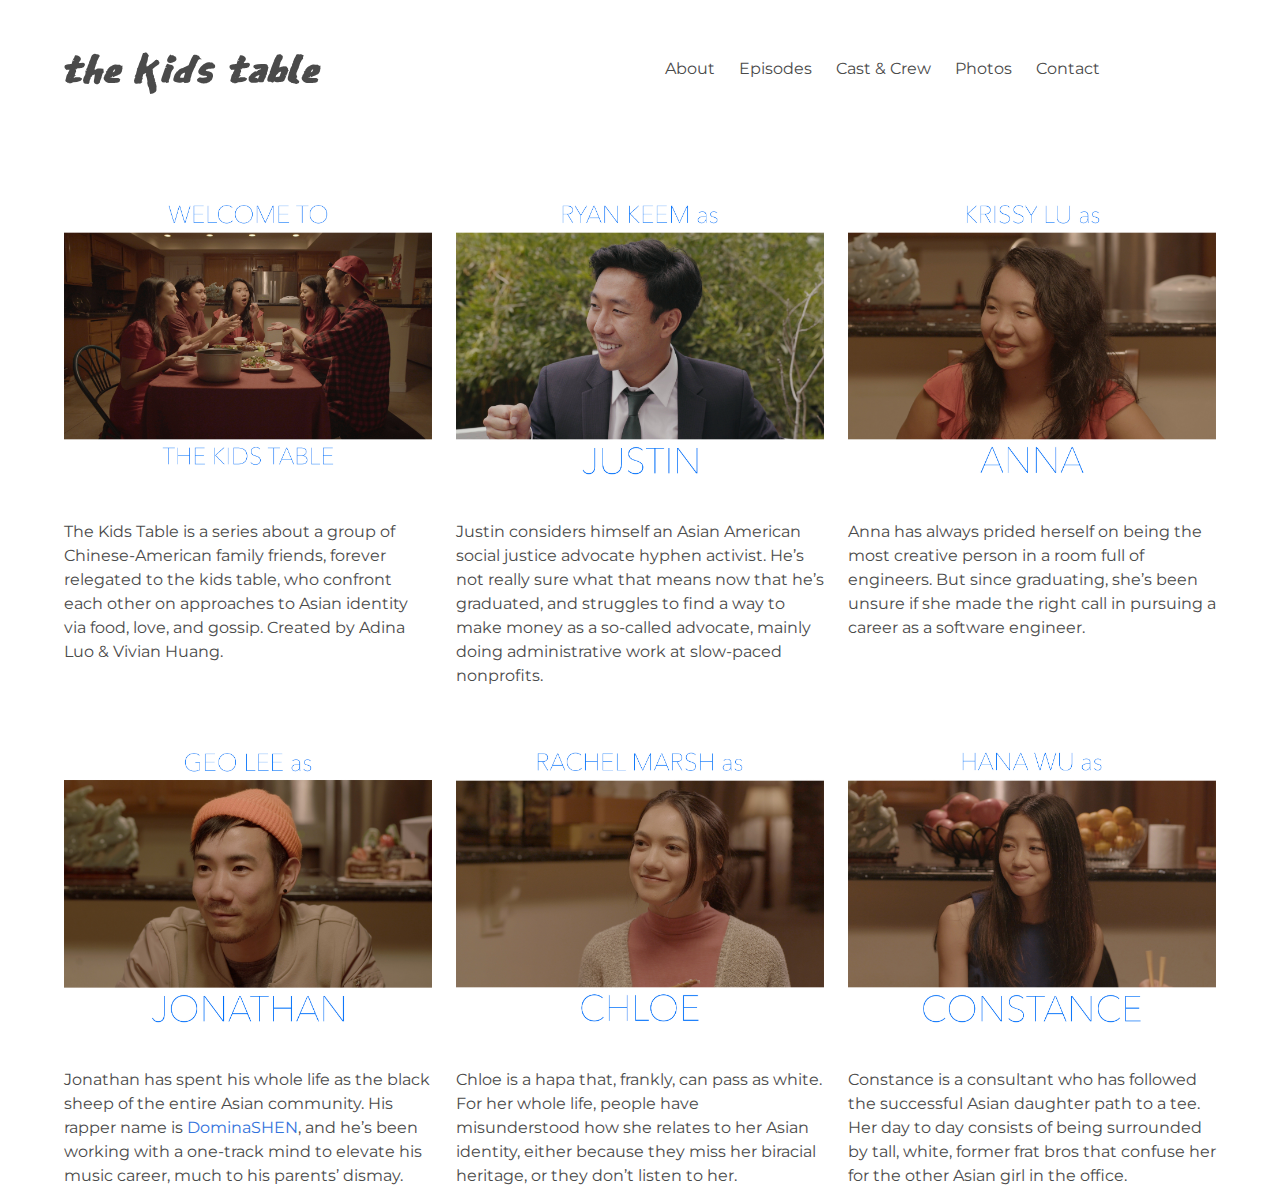
<file: index.html>
<html>

<head>
  <title>The Kids Table: An Asian-American story</title>
  <meta name="description" content="A web series about a group of Chinese-American family friends, forever relegated to the kids table, who confront each other on approaches to Asian identity via food, love, and gossip." />
  <meta name="keywords" content="kids, table, about, Asian-American, web series, Chinese-American, the kids table, kids table, the kids table series, TKT, TKT series, identity, Asian-American identity, webseries, Asian-American web series, Chinese-American web series, Asian American, Chinese American, Asian American identity, Chinese American identity"
  />

  <html xmlns="http://www.w3.org/1999/xhtml" xmlns:og="http://ogp.me/ns#" xmlns:fb="http://ogp.me/ns/fb#">
  <meta property="og:description" content="A web series about a group of Chinese-American family friends, forever relegated to the kids table, who confront each other on approaches to Asian identity via food, love, and gossip." />
  <meta property="og:title" content="The Kids Table: An Asian-American story" />
  <meta property="og:type" content="website" />
  <meta property="og:image" content="https://thekidstableseries.com/assets/tkt_preview.jpg" />
  <meta property="og:image:width" content="1920" />
  <meta property="og:image:height" content="1080" />
  <meta property="og:url" content="https://thekidstableseries.com" />
  <meta name="twitter:image:src" content="https://thekidstableseries.com/assets/tkt_preview.jpg" />
  <meta name="twitter:site" content="@tktseries" />

  <link rel="canonical" href="https://thekidstableseries.com">
  <link rel="stylesheet" href="assets/bulma.css">
  <link href="https://fonts.googleapis.com/css?family=Montserrat:400,900,900i" rel="stylesheet">
  <link href="https://fonts.googleapis.com/css?family=East+Sea+Dokdo" rel="stylesheet">
  <link rel="stylesheet" href="assets/main.css">
  <link rel="stylesheet" href="https://use.fontawesome.com/releases/v5.3.1/css/all.css" integrity="sha384-mzrmE5qonljUremFsqc01SB46JvROS7bZs3IO2EmfFsd15uHvIt+Y8vEf7N7fWAU" crossorigin="anonymous">

  <!-- Global site tag (gtag.js) - Google Analytics -->
  <script async src="https://www.googletagmanager.com/gtag/js?id=UA-125839791-1"></script>
  <script>
    window.dataLayer = window.dataLayer || [];

    function gtag() {
      dataLayer.push(arguments);
    }
    gtag('js', new Date());

    gtag('config', 'UA-125839791-1');
  </script>

  <meta name="viewport" content="width=device-width, initial-scale=1">
</head>

<body>
  <div class="section">
    <div class="container">
      <nav class="navbar is-transparent" role="navigation" aria-label="main navigation">
        <div class="navbar-brand">
          <div class="navbar-item logo is-size-2-mobile">the kids table</div>
        </div>
        <div class="navbar-menu is-active">
          <div class="navbar-end">
            <a class="navbar-item" id="about" href="/">
              About
            </a>
            <a class="navbar-item" id="episodes" href="/episodes.html">
              Episodes
            </a>
            <a class="navbar-item" id="cast" href="/cast_and_crew.html">
              Cast & Crew
            </a>
            <a class="navbar-item" id="photos" href="/photos.html">
              Photos
            </a>
            <!--
            <a class="navbar-item" id="events">
              Events
            </a>
          -->
            <a class="navbar-item" id="contact" href="/contact.html">
              Contact
            </a>
            <a class="navbar-item is-hidden-touch" href="https://www.facebook.com/thekidstableseries">
              <span class="icon">
                <i class="fab fa-facebook"></i>
              </span>
            </a>
            <a class="navbar-item is-hidden-touch" href="https://www.instagram.com/thekidstableseries">
              <span class="icon">
                <i class="fab fa-instagram"></i>
              </span>
            </a>
            <a class="navbar-item is-hidden-touch" href="https://www.twitter.com/tktseries">
              <span class="icon">
                <i class="fab fa-twitter"></i>
              </span>
            </a>
          </div>
        </div>
      </nav>
      <div id="content-container">
        <div class="section is-paddingless">
          <div class="columns">

            <div class="column">
              <figure class="image is-square">
                <img src="/assets/welcome.jpg">
              </figure>
              <div class="content">
                <p>
                  The Kids Table is a series about a group of Chinese-American family friends, forever relegated to the kids table, who confront each other on approaches to Asian identity via food, love, and gossip. Created by Adina Luo & Vivian Huang.
                </p>
              </div>
            </div>

            <div class="column">
              <figure class="image is-1by1">
                <img src="/assets/justin.jpg">
              </figure>
              <div class="content">
                <p>
                  Justin considers himself an Asian American social justice advocate hyphen activist. He’s not really sure what that means now that he’s graduated, and struggles to find a way to make money as a so-called advocate, mainly doing administrative work at slow-paced
                  nonprofits.
                </p>
              </div>
            </div>

            <div class="column">
              <figure class="image is-square">
                <img src="/assets/anna.jpg">
              </figure>
              <div class="content">
                <p>
                  Anna has always prided herself on being the most creative person in a room full of engineers. But since graduating, she’s been unsure if she made the right call in pursuing a career as a software engineer.
                </p>
              </div>
            </div>

          </div>
        </div>

        <div class="section is-paddingless">
          <div class="columns">

            <div class="column">
              <figure class="image is-square">
                <img src="/assets/jonathan.jpg">
              </figure>
              <div class="content">
                <p>
                  Jonathan has spent his whole life as the black sheep of the entire Asian community. His rapper name is <a href="https://www.soundcloud.com/dominaSHEN">DominaSHEN</a>, and he’s been working with a one-track mind to elevate his music career,
                  much to his parents’ dismay.
                </p>
              </div>
            </div>

            <div class="column">
              <figure class="image is-square">
                <img src="/assets/chloe.jpg">
              </figure>
              <div class="content">
                <p>
                  Chloe is a hapa that, frankly, can pass as white. For her whole life, people have misunderstood how she relates to her Asian identity, either because they miss her biracial heritage, or they don’t listen to her.
                </p>
              </div>
            </div>

            <div class="column">
              <figure class="image is-square">
                <img src="/assets/constance.jpg">
              </figure>
              <div class="content">
                <p>
                  Constance is a consultant who has followed the successful Asian daughter path to a tee. Her day to day consists of being surrounded by tall, white, former frat bros that confuse her for the other Asian girl in the office.
                </p>
              </div>
            </div>

          </div>
        </div>
      </div>
    </div>
  </div>
</body>

</html>
</file>
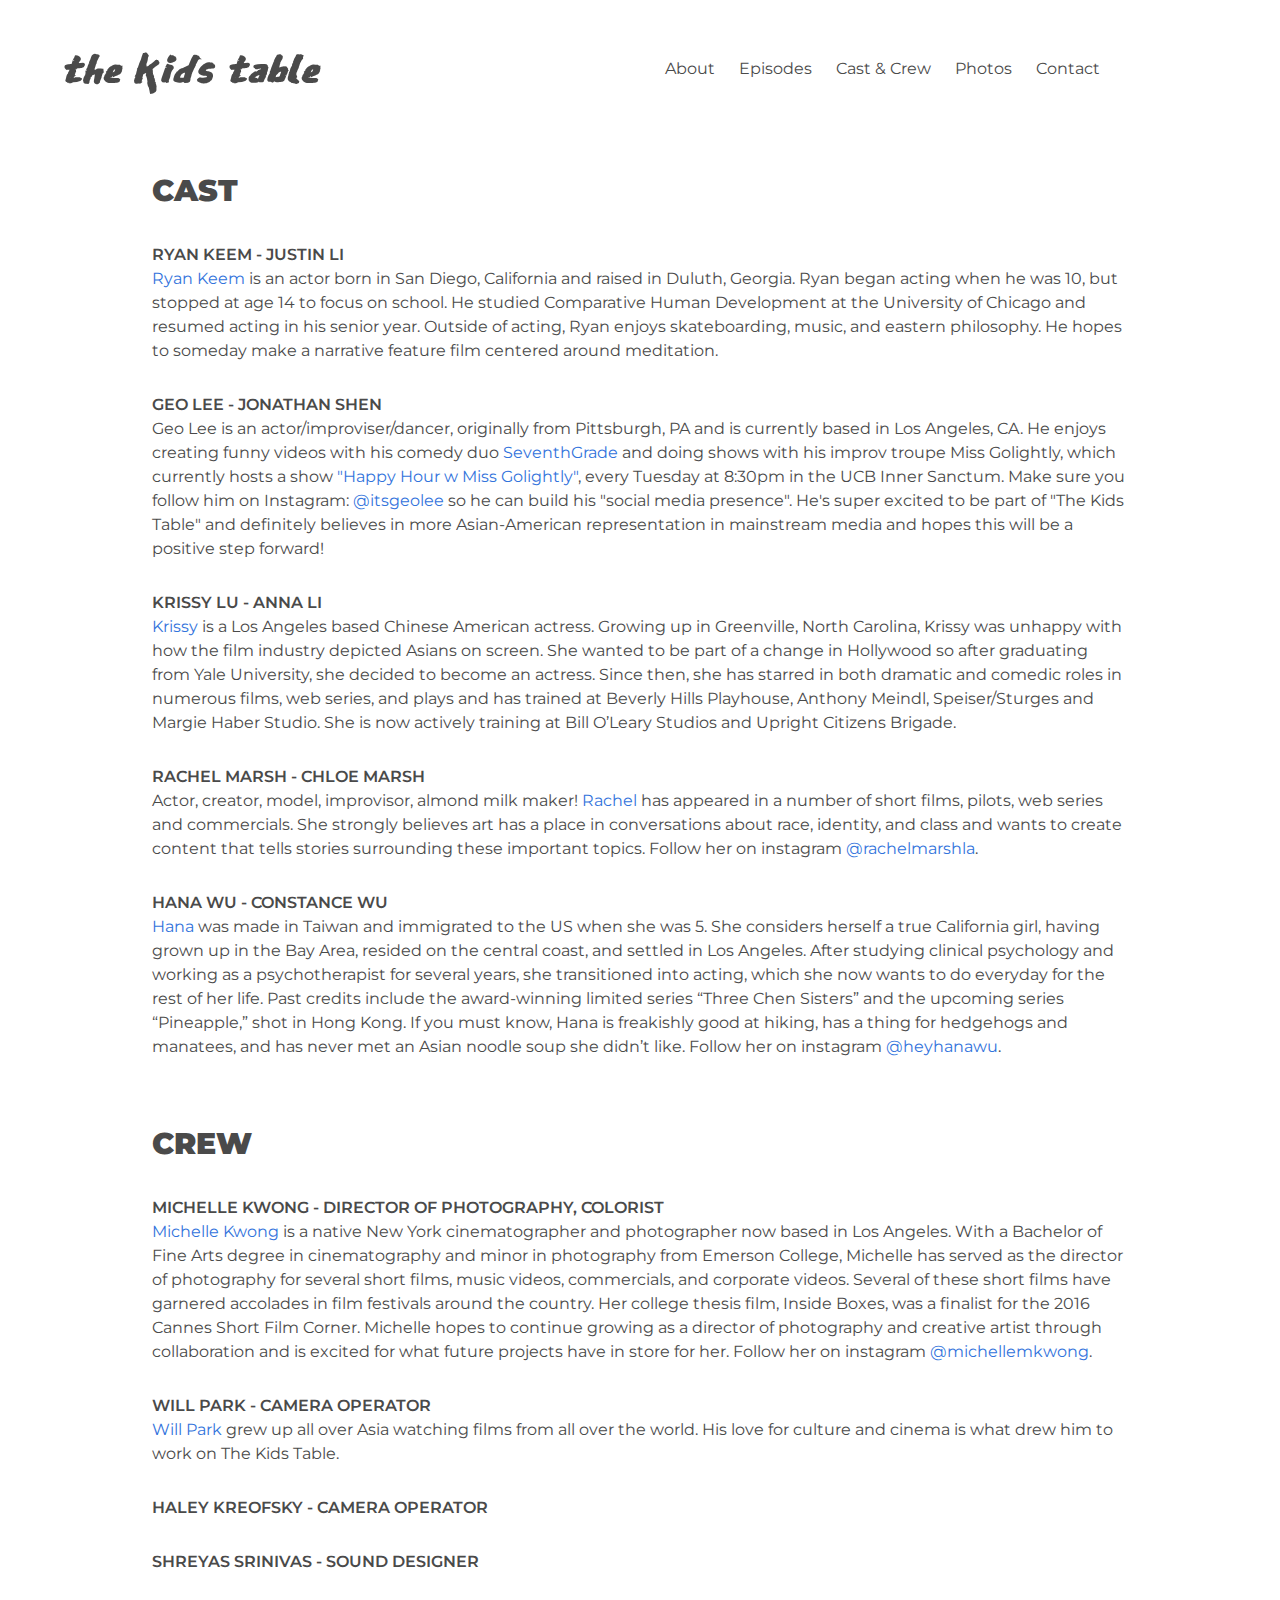
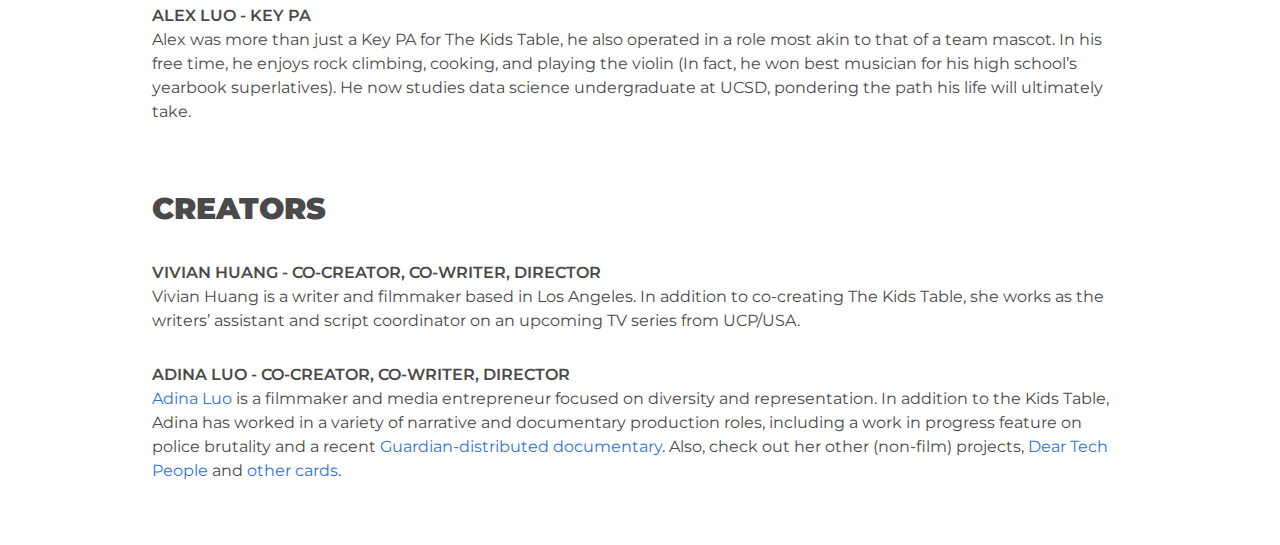
<file: cast_and_crew.html>
<html>

<head>
  <title>The Kids Table: Cast & Crew</title>
  <meta name="description" content="A web series about a group of Chinese-American family friends, forever relegated to the kids table, who confront each other on approaches to Asian identity via food, love, and gossip." />
  <meta name="keywords" content="kids, table, cast, crew, Asian-American, web series, Chinese-American, the kids table, kids table, the kids table series, TKT, TKT series, identity, Asian-American identity, webseries, Asian-American web series, Chinese-American web series, Asian American, Chinese American, Asian American identity, Chinese American identity"
  />

  <html xmlns="http://www.w3.org/1999/xhtml" xmlns:og="http://ogp.me/ns#" xmlns:fb="http://ogp.me/ns/fb#">
  <meta property="og:description" content="Cast & crew bios for The Kids Table." />
  <meta property="og:title" content="The Kids Table: Cast & Crew" />
  <meta property="og:type" content="website" />
  <meta property="og:image" content="https://thekidstableseries.com/assets/tkt_preview.jpg" />
  <meta property="og:image:width" content="1920" />
  <meta property="og:image:height" content="1080" />
  <meta property="og:url" content="https://thekidstableseries.com/cast_and_crew" />
  <meta name="twitter:image:src" content="https://thekidstableseries.com/assets/tkt_preview.jpg" />
  <meta name="twitter:site" content="@tktseries" />

  <link rel="canonical" href="https://thekidstableseries.com/cast_and_crew">
  <link rel="stylesheet" href="assets/bulma.css">
  <link href="https://fonts.googleapis.com/css?family=Montserrat:400,900,900i" rel="stylesheet">
  <link href="https://fonts.googleapis.com/css?family=East+Sea+Dokdo" rel="stylesheet">
  <link rel="stylesheet" href="assets/main.css">
  <link rel="stylesheet" href="https://use.fontawesome.com/releases/v5.3.1/css/all.css" integrity="sha384-mzrmE5qonljUremFsqc01SB46JvROS7bZs3IO2EmfFsd15uHvIt+Y8vEf7N7fWAU" crossorigin="anonymous">

  <!-- Global site tag (gtag.js) - Google Analytics -->
  <script async src="https://www.googletagmanager.com/gtag/js?id=UA-125839791-1"></script>
  <script>
    window.dataLayer = window.dataLayer || [];

    function gtag() {
      dataLayer.push(arguments);
    }
    gtag('js', new Date());

    gtag('config', 'UA-125839791-1');
  </script>

  <meta name="viewport" content="width=device-width, initial-scale=1">
</head>

<body>
  <div class="section">
    <div class="container">
      <nav class="navbar is-transparent" role="navigation" aria-label="main navigation">
        <div class="navbar-brand">
          <div class="navbar-item logo is-size-2-mobile">the kids table</div>
        </div>
        <div class="navbar-menu is-active">
          <div class="navbar-end">
            <a class="navbar-item" id="about" href="/">
              About
            </a>
            <a class="navbar-item" id="episodes" href="/episodes.html">
              Episodes
            </a>
            <a class="navbar-item" id="cast" href="/cast_and_crew.html">
              Cast & Crew
            </a>
            <a class="navbar-item" id="photos" href="/photos.html">
              Photos
            </a>
            <!--
            <a class="navbar-item" id="events">
              Events
            </a>
          -->
            <a class="navbar-item" id="contact" href="/contact.html">
              Contact
            </a>
            <a class="navbar-item is-hidden-touch" href="https://www.facebook.com/thekidstableseries">
              <span class="icon">
                <i class="fab fa-facebook"></i>
              </span>
            </a>
            <a class="navbar-item is-hidden-touch" href="https://www.instagram.com/thekidstableseries">
              <span class="icon">
                <i class="fab fa-instagram"></i>
              </span>
            </a>
            <a class="navbar-item is-hidden-touch" href="https://www.twitter.com/tktseries">
              <span class="icon">
                <i class="fab fa-twitter"></i>
              </span>
            </a>
          </div>
        </div>
      </nav>
      <div id="content-container">
        <section class="section">
          <div class="container is-fluid bio">
            <h1>CAST</h1>
          </div>
          <div class="container is-fluid bio">
            <p class="is-uppercase has-text-weight-semibold">
              Ryan Keem - Justin Li
            </p>
            <p>
              <a href="https://www.ryankeem.com/">Ryan Keem</a> is an actor born in San Diego, California and raised in Duluth, Georgia. Ryan began acting when he was 10, but stopped at age 14 to focus on school. He studied Comparative Human Development
              at the University of Chicago and resumed acting in his senior year. Outside of acting, Ryan enjoys skateboarding, music, and eastern philosophy. He hopes to someday make a narrative feature film centered around meditation.
            </p>
          </div>

          <div class="container is-fluid bio">
            <p class="is-uppercase has-text-weight-semibold">
              Geo Lee - Jonathan Shen
            </p>
            <p>
              Geo Lee is an actor/improviser/dancer, originally from Pittsburgh, PA and is currently based in Los Angeles, CA. He enjoys creating funny videos with his comedy duo <a href="https://www.facebook.com/SeventhGradeChuckGeo/">SeventhGrade</a>              and doing shows with his improv troupe Miss Golightly, which currently hosts a show <a href="https://www.facebook.com/events/218104758851398/">"Happy Hour w Miss Golightly"</a>, every Tuesday at 8:30pm in the UCB Inner Sanctum. Make sure
              you follow him on Instagram: <a href="https://www.instagram.com/itsgeolee">@itsgeolee</a> so he can build his "social media presence". He's super excited to be part of "The Kids Table" and definitely believes in more Asian-American representation
              in mainstream media and hopes this will be a positive step forward!
            </p>
          </div>

          <div class="container is-fluid bio">
            <p class="is-uppercase has-text-weight-semibold">
              Krissy Lu - Anna Li
            </p>
            <p>
              <a href="https://krissylu.com">Krissy</a> is a Los Angeles based Chinese American actress. Growing up in Greenville, North Carolina, Krissy was unhappy with how the film industry depicted Asians on screen. She wanted to be part of a change
              in Hollywood so after graduating from Yale University, she decided to become an actress. Since then, she has starred in both dramatic and comedic roles in numerous films, web series, and plays and has trained at Beverly Hills Playhouse,
              Anthony Meindl, Speiser/Sturges and Margie Haber Studio. She is now actively training at Bill O’Leary Studios and Upright Citizens Brigade.
            </p>
          </div>

          <div class="container is-fluid bio">
            <p class="is-uppercase has-text-weight-semibold">
              Rachel Marsh - Chloe Marsh
            </p>
            <p>
              Actor, creator, model, improvisor, almond milk maker! <a href="https://www.rachelmarshla.com">Rachel</a> has appeared in a number of short films, pilots, web series and commercials. She strongly believes art has a place in conversations
              about race, identity, and class and wants to create content that tells stories surrounding these important topics. Follow her on instagram <a href="https://www.instagram.com/rachelmarshla">@rachelmarshla</a>.
            </p>
          </div>

          <div class="container is-fluid bio">
            <p class="is-uppercase has-text-weight-semibold">
              Hana Wu - Constance Wu
            </p>
            <p>
              <a href="https://www.hanawu.com">Hana</a> was made in Taiwan and immigrated to the US when she was 5. She considers herself a true California girl, having grown up in the Bay Area, resided on the central coast, and settled in Los Angeles.
              After studying clinical psychology and working as a psychotherapist for several years, she transitioned into acting, which she now wants to do everyday for the rest of her life. Past credits include the award-winning limited series “Three
              Chen Sisters” and the upcoming series “Pineapple,” shot in Hong Kong. If you must know, Hana is freakishly good at hiking, has a thing for hedgehogs and manatees, and has never met an Asian noodle soup she didn’t like. Follow her on instagram
              <a href="https://www.instagram.com/heyhanawu">@heyhanawu</a>.
            </p>
          </div>
        </section>


        <section class="section">
          <div class="container is-fluid bio">
            <h1>CREW</h1>
          </div>
          <div class="container is-fluid bio">
            <p class="is-uppercase has-text-weight-semibold">
              Michelle Kwong - Director of Photography, Colorist
            </p>
            <p>
              <a href="http://michellekwong.com/">Michelle Kwong</a> is a native New York cinematographer and photographer now based in Los Angeles. With a Bachelor of Fine Arts degree in cinematography and minor in photography from Emerson College, Michelle
              has served as the director of photography for several short films, music videos, commercials, and corporate videos. Several of these short films have garnered accolades in film festivals around the country. Her college thesis film, Inside
              Boxes, was a finalist for the 2016 Cannes Short Film Corner. Michelle hopes to continue growing as a director of photography and creative artist through collaboration and is excited for what future projects have in store for her. Follow
              her on instagram
              <a href="https://www.instagram.com/michellemkwong">@michellemkwong</a>.
            </p>
          </div>

          <div class="container is-fluid bio">
            <p class="is-uppercase has-text-weight-semibold">
              Will Park - Camera Operator
            </p>
            <p>
              <a href="http://www.instagram.com/peridot_studio">Will Park</a> grew up all over Asia watching films from all over the world. His love for culture and cinema is what drew him to work on The Kids Table.
            </p>
          </div>

          <div class="container is-fluid bio">
            <p class="is-uppercase has-text-weight-semibold">
              Haley Kreofsky - Camera Operator
            </p>
          </div>

          <div class="container is-fluid bio">
            <p class="is-uppercase has-text-weight-semibold">
              Shreyas Srinivas - Sound Designer
            </p>
          </div>

          <div class="container is-fluid bio">
            <p class="is-uppercase has-text-weight-semibold">
              Alex Luo - Key PA
            </p>
            <p>
              Alex was more than just a Key PA for The Kids Table, he also operated in a role most akin to that of a team mascot. In his free time, he enjoys rock climbing, cooking, and playing the violin (In fact, he won best musician for his high school’s yearbook
              superlatives). He now studies data science undergraduate at UCSD, pondering the path his life will ultimately take.
            </p>
          </div>
        </section>

        <section class="section">
          <div class="container is-fluid bio">
            <h1>CREATORS</h1>
          </div>

          <div class="container is-fluid bio">
            <p class="is-uppercase has-text-weight-semibold">
              Vivian Huang - Co-creator, Co-Writer, Director
            </p>
            <p>
              Vivian Huang is a writer and filmmaker based in Los Angeles. In addition to co-creating The Kids Table, she works as the writers’ assistant and script coordinator on an upcoming TV series from UCP/USA.
            </p>
          </div>

          <div class="container is-fluid bio">
            <p class="is-uppercase has-text-weight-semibold">
              Adina Luo - Co-creator, Co-Writer, Director
            </p>
            <p>
              <a href="https://www.adinaluo.com">Adina Luo</a> is a filmmaker and media entrepreneur focused on diversity and representation. In addition to the Kids Table, Adina has worked in a variety of narrative and documentary production roles, including
              a work in progress feature on police brutality and a recent <a href="https://www.theguardian.com/world/ng-interactive/2018/jul/20/white-fright-the-plot-to-attack-muslims-that-the-us-media-ignored">Guardian-distributed documentary</a>. Also,
              check out her other (non-film) projects, <a href="http://deartechpeople.com/">Dear Tech People</a> and <a href="https://www.forothercards.com/">other cards</a>.
            </p>
          </div>
        </section>
      </div>
    </div>
  </div>
</body>

</html>
</file>
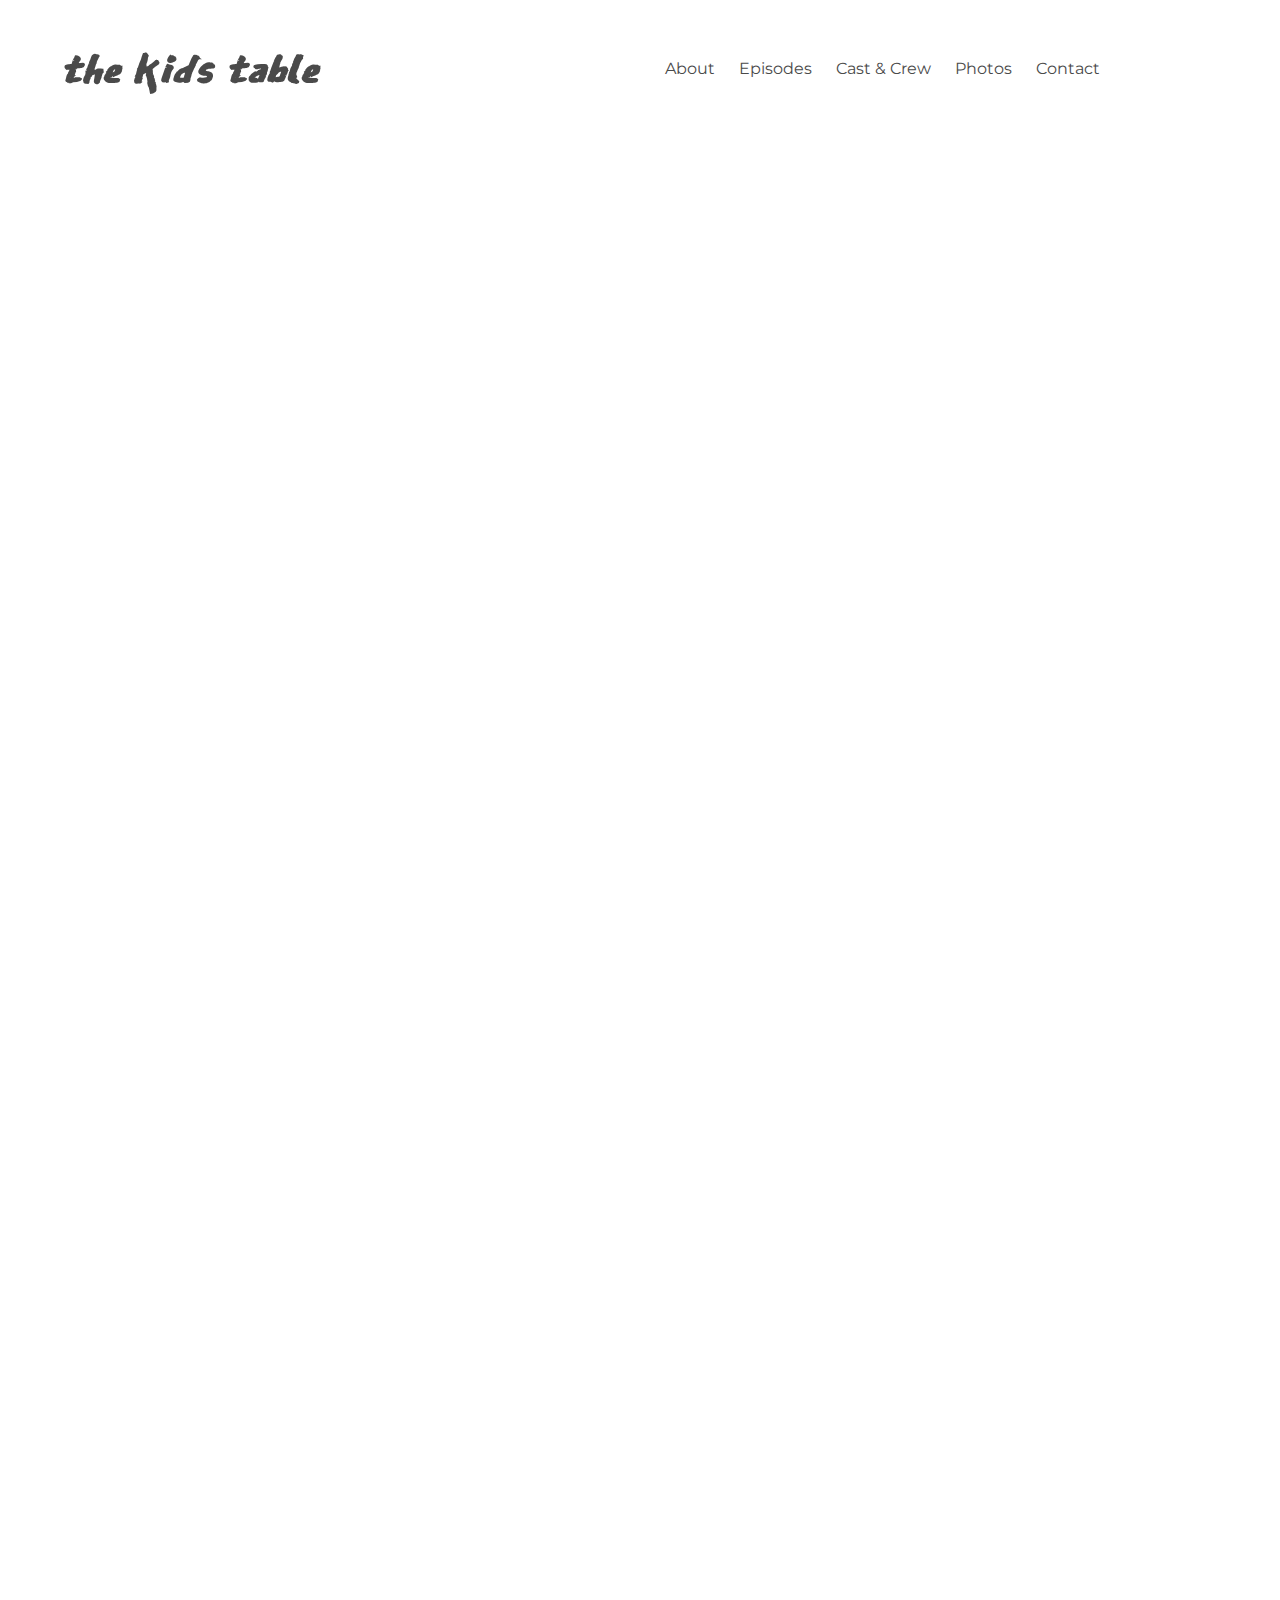
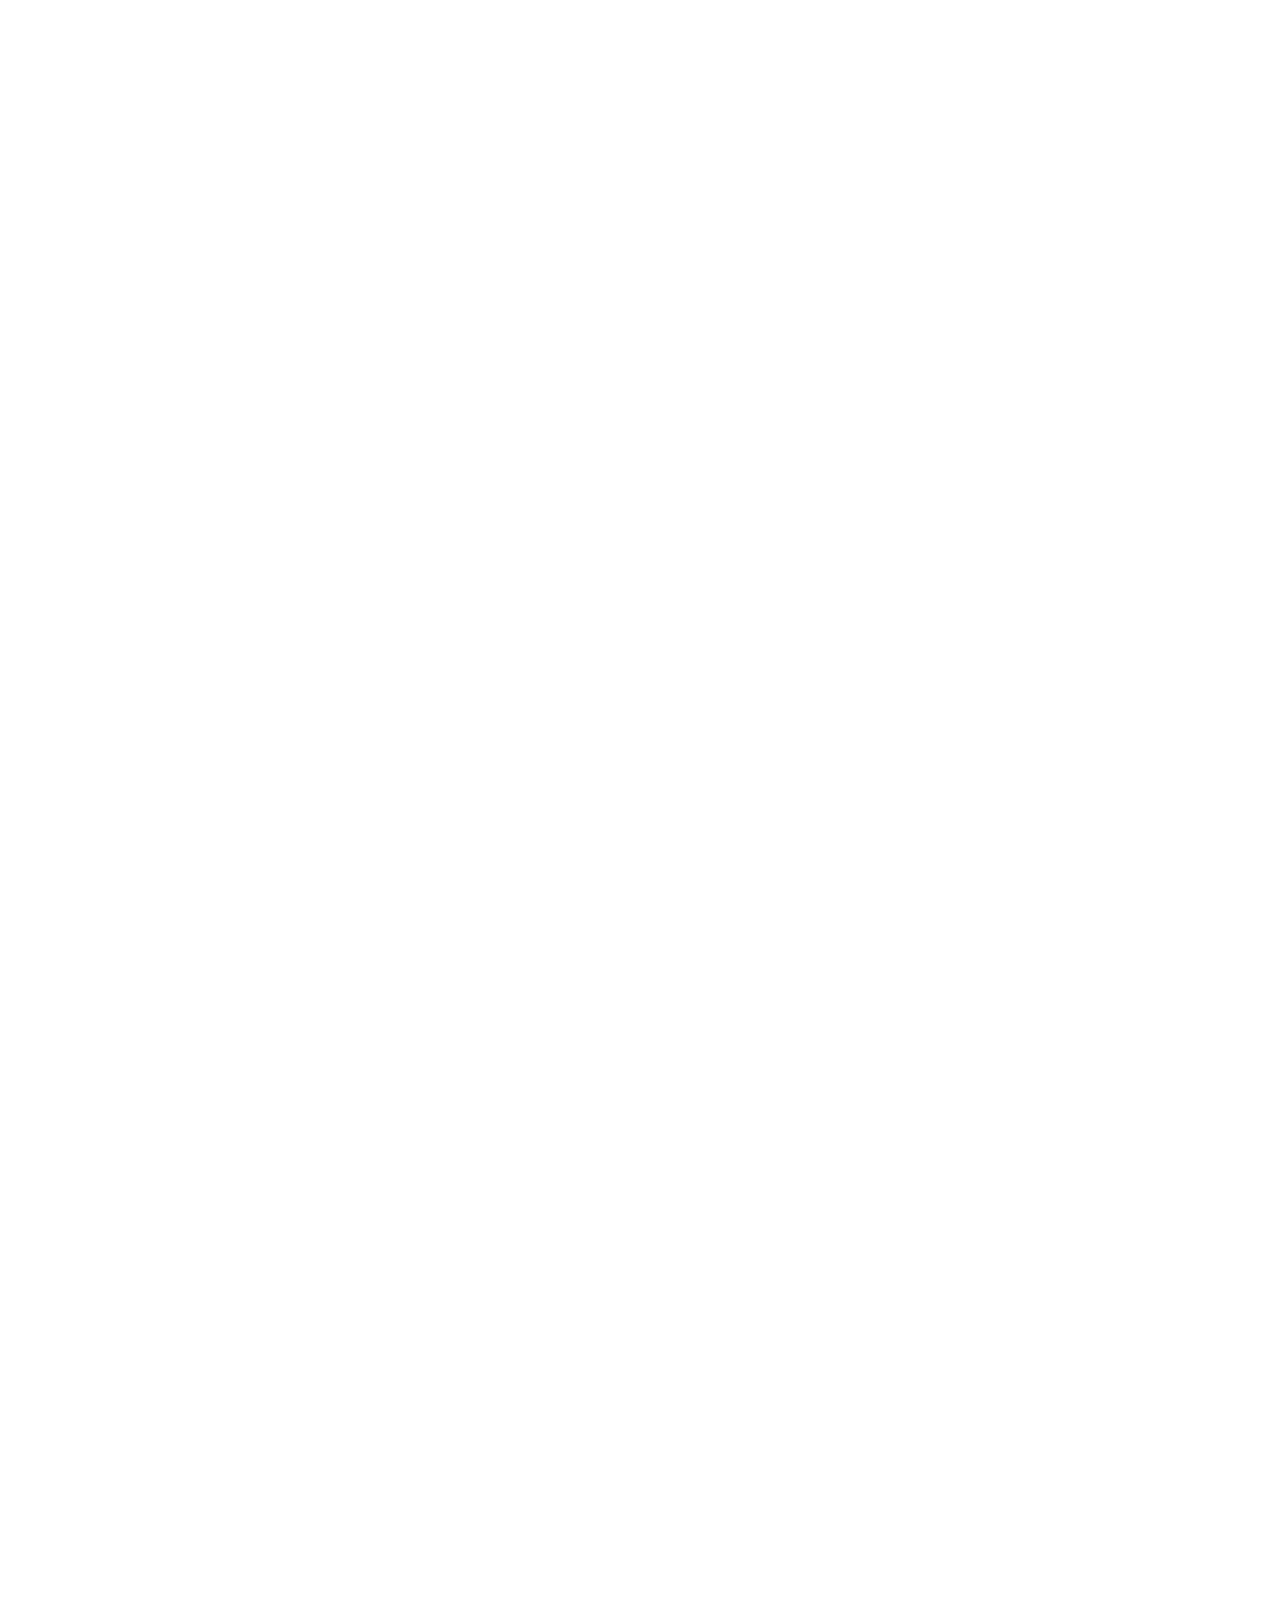
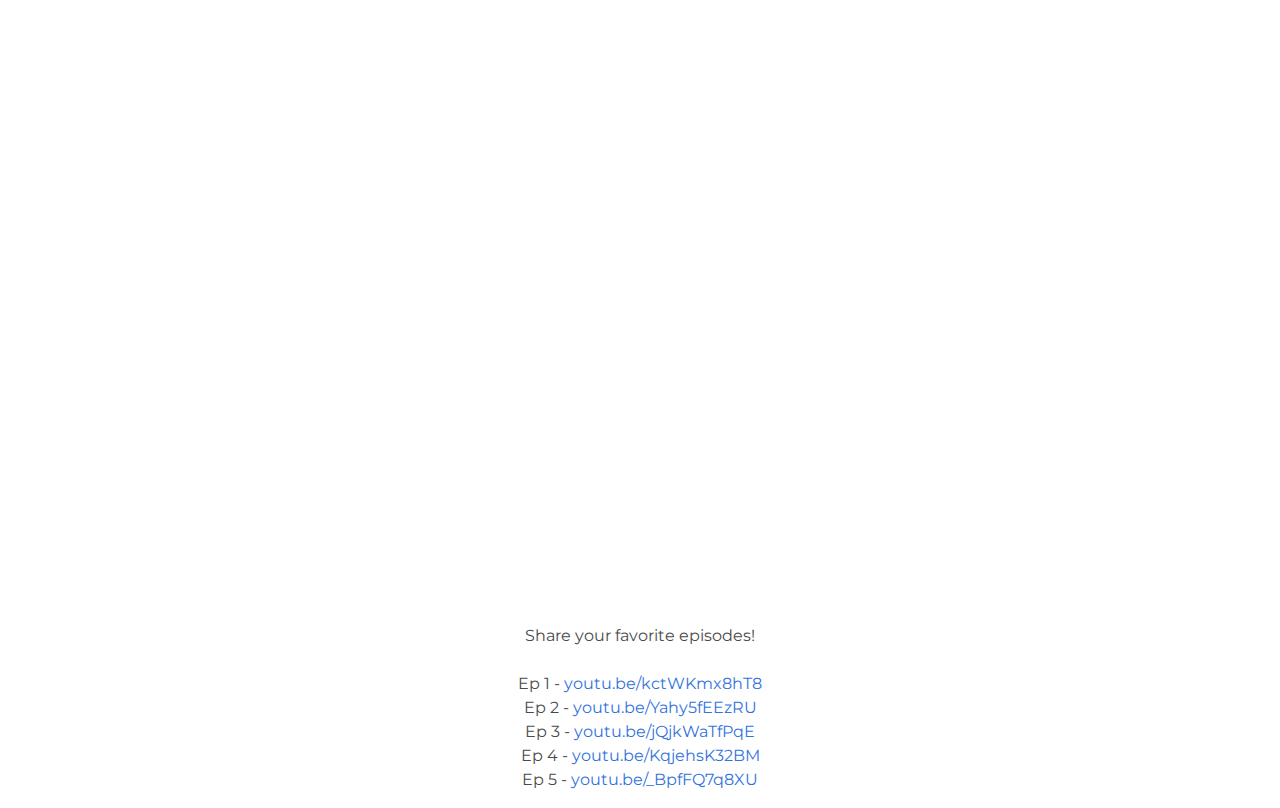
<file: episodes.html>
<html>

<head>
  <title>The Kids Table: Episodes</title>
  <meta name="description" content="A web series about a group of Chinese-American family friends, forever relegated to the kids table, who confront each other on approaches to Asian identity via food, love, and gossip." />
  <meta name="keywords" content="kids, table, episodes, links, youtube, Asian-American, web series, Chinese-American, the kids table, kids table, the kids table series, TKT, TKT series, identity, Asian-American identity, webseries, Asian-American web series, Chinese-American web series, Asian American, Chinese American, Asian American identity, Chinese American identity"
  />

  <html xmlns="http://www.w3.org/1999/xhtml" xmlns:og="http://ogp.me/ns#" xmlns:fb="http://ogp.me/ns/fb#">
  <meta property="og:description" content="Episodes 1-5 of The Kids Table." />
  <meta property="og:title" content="The Kids Table: Episodes" />
  <meta property="og:type" content="website" />
  <meta property="og:image" content="https://thekidstableseries.com/assets/tkt_preview.jpg" />
  <meta property="og:image:width" content="1920" />
  <meta property="og:image:height" content="1080" />
  <meta property="og:url" content="https://thekidstableseries.com/episodes.html" />
  <meta name="twitter:image:src" content="https://thekidstableseries.com/assets/tkt_preview.jpg" />
  <meta name="twitter:site" content="@tktseries" />

  <link rel="canonical" href="https://thekidstableseries.com/episodes.html">
  <link rel="stylesheet" href="assets/bulma.css">
  <link href="https://fonts.googleapis.com/css?family=Montserrat:400,900,900i" rel="stylesheet">
  <link href="https://fonts.googleapis.com/css?family=East+Sea+Dokdo" rel="stylesheet">
  <link rel="stylesheet" href="assets/main.css">
  <link rel="stylesheet" href="https://use.fontawesome.com/releases/v5.3.1/css/all.css" integrity="sha384-mzrmE5qonljUremFsqc01SB46JvROS7bZs3IO2EmfFsd15uHvIt+Y8vEf7N7fWAU" crossorigin="anonymous">

  <!-- Global site tag (gtag.js) - Google Analytics -->
  <script async src="https://www.googletagmanager.com/gtag/js?id=UA-125839791-1"></script>
  <script>
    window.dataLayer = window.dataLayer || [];

    function gtag() {
      dataLayer.push(arguments);
    }
    gtag('js', new Date());

    gtag('config', 'UA-125839791-1');
  </script>

  <meta name="viewport" content="width=device-width, initial-scale=1">
</head>

<body>
  <div class="section">
    <div class="container">
      <nav class="navbar is-transparent" role="navigation" aria-label="main navigation">
        <div class="navbar-brand">
          <div class="navbar-item logo is-size-2-mobile">the kids table</div>
        </div>
        <div class="navbar-menu is-active">
          <div class="navbar-end">
            <a class="navbar-item" id="about" href="/">
              About
            </a>
            <a class="navbar-item" id="episodes" href="/episodes.html">
              Episodes
            </a>
            <a class="navbar-item" id="cast" href="/cast_and_crew.html">
              Cast & Crew
            </a>
            <a class="navbar-item" id="photos" href="/photos.html">
              Photos
            </a>
            <!--
            <a class="navbar-item" id="events">
              Events
            </a>
          -->
            <a class="navbar-item" id="contact" href="/contact.html">
              Contact
            </a>
            <a class="navbar-item is-hidden-touch" href="https://www.facebook.com/thekidstableseries">
              <span class="icon">
                <i class="fab fa-facebook"></i>
              </span>
            </a>
            <a class="navbar-item is-hidden-touch" href="https://www.instagram.com/thekidstableseries">
              <span class="icon">
                <i class="fab fa-instagram"></i>
              </span>
            </a>
            <a class="navbar-item is-hidden-touch" href="https://www.twitter.com/tktseries">
              <span class="icon">
                <i class="fab fa-twitter"></i>
              </span>
            </a>
          </div>
        </div>
      </nav>
      <div id="content-container">
        <div class="youtube">
          <iframe src="https://www.youtube-nocookie.com/embed/kctWKmx8hT8?rel=0?autoplay=1" frameborder="0" allow="autoplay; encrypted-media" allowfullscreen></iframe>
        </div>
        <br />
        <div class="youtube">
          <iframe src="https://www.youtube-nocookie.com/embed/Yahy5fEEzRU?rel=0" frameborder="0" allow="autoplay; encrypted-media" allowfullscreen></iframe>
        </div>
        <br />
        <div class="youtube">
          <iframe src="https://www.youtube-nocookie.com/embed/jQjkWaTfPqE?rel=0" frameborder="0" allow="autoplay; encrypted-media" allowfullscreen></iframe>
        </div>
        <br />
        <div class="youtube">
          <iframe src="https://www.youtube-nocookie.com/embed/KqjehsK32BM?rel=0" frameborder="0" allow="autoplay; encrypted-media" allowfullscreen></iframe>
        </div>
        <br />
        <div class="youtube">
          <iframe src="https://www.youtube-nocookie.com/embed/_BpfFQ7q8XU?rel=0" frameborder="0" allow="autoplay; encrypted-media" allowfullscreen></iframe>
        </div>
        <br />
        <center><br>Share your favorite episodes!<br><br> Ep 1 - <a href="https://youtu.be/kctWKmx8hT8">youtu.be/kctWKmx8hT8</a><br> Ep 2 - <a href="https://youtu.be/Yahy5fEEzRU">youtu.be/Yahy5fEEzRU</a><br> Ep 3 - <a href="https://youtu.be/jQjkWaTfPqE">youtu.be/jQjkWaTfPqE</a><br>          Ep 4 - <a href="https://youtu.be/KqjehsK32BM">youtu.be/KqjehsK32BM</a><br> Ep 5 - <a href="https://youtu.be/_BpfFQ7q8XU">youtu.be/_BpfFQ7q8XU</a>
        </center>
      </div>
    </div>
  </div>
</body>

</html>
</file>
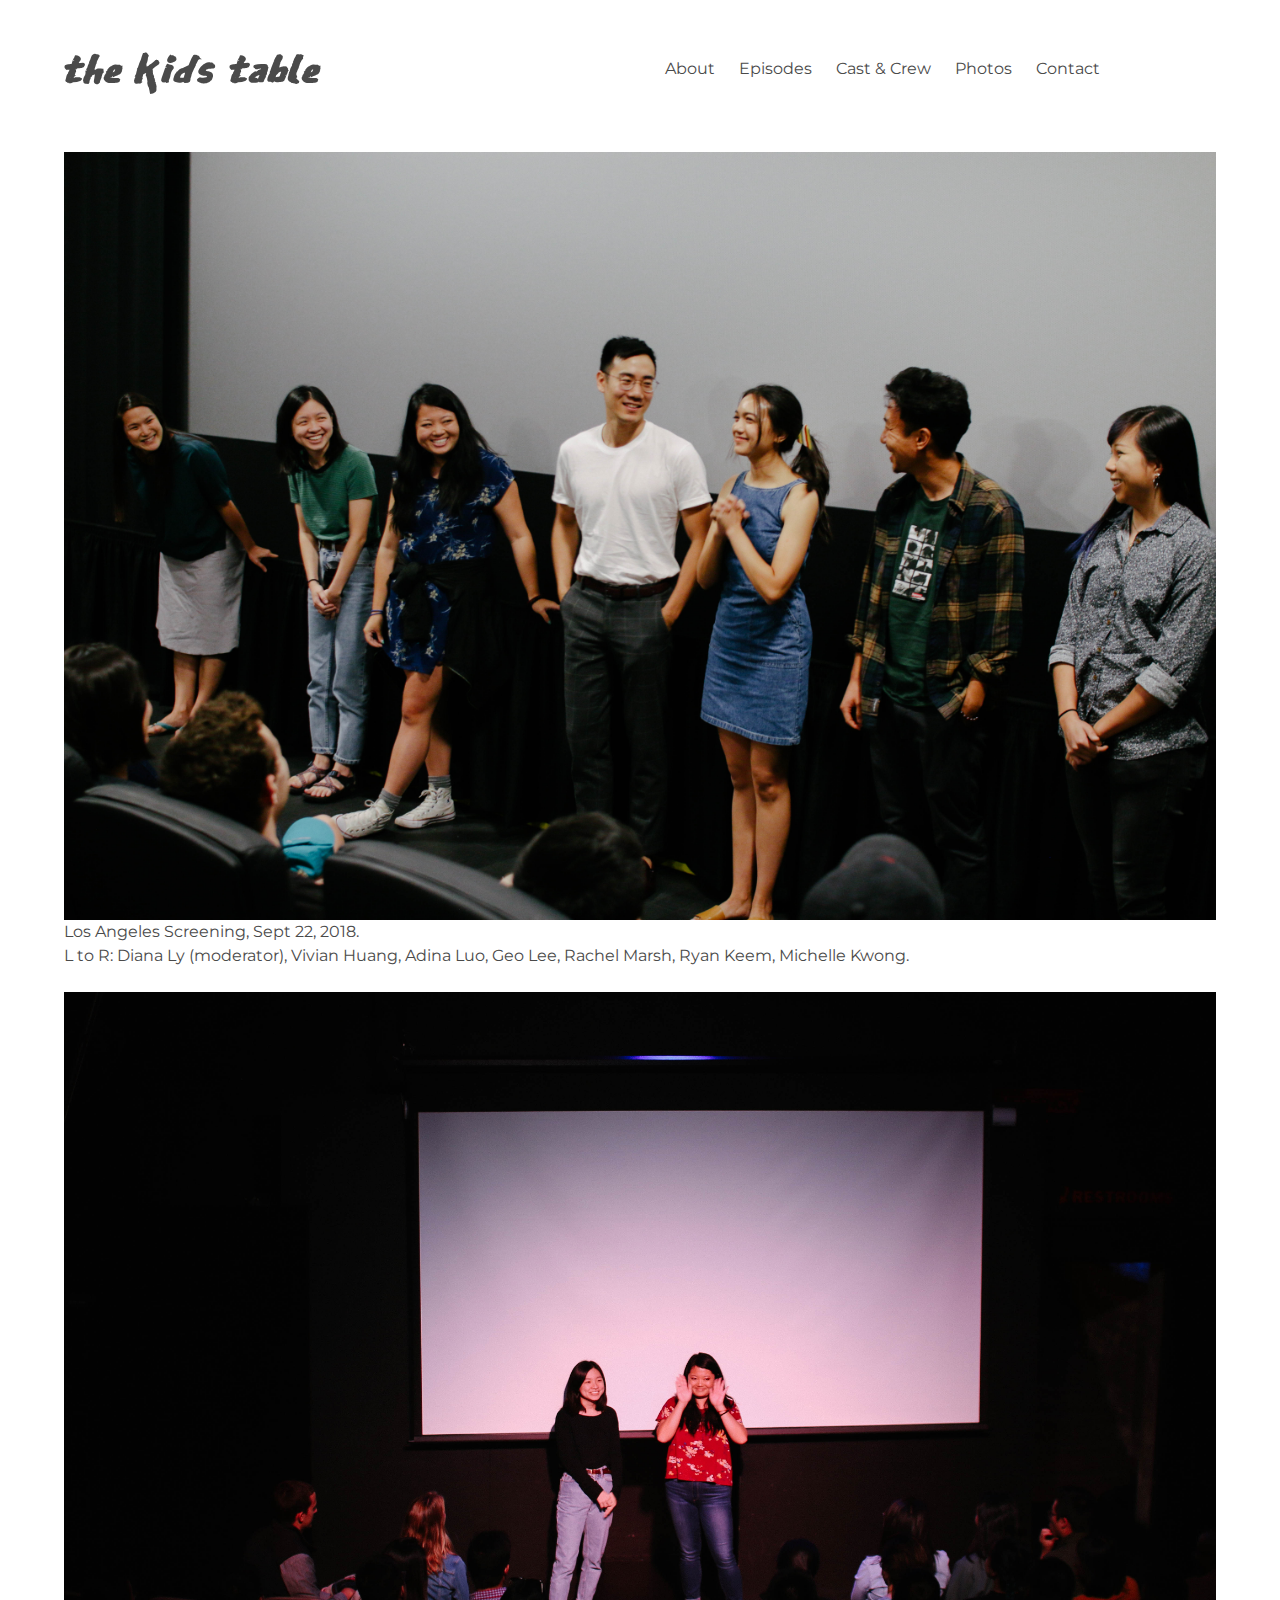
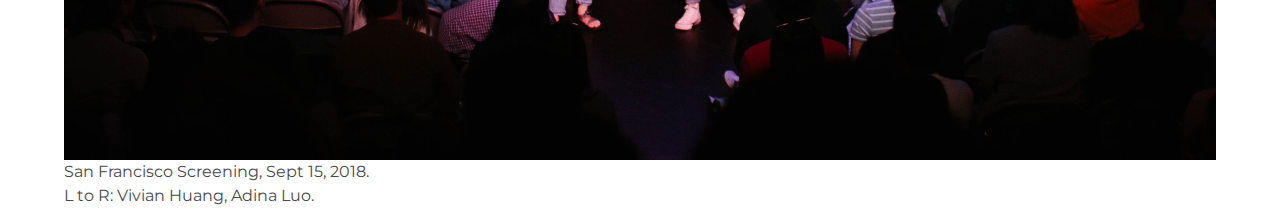
<file: photos.html>
<html>

<head>
  <title>The Kids Table: Photos</title>
  <meta name="description" content="A web series about a group of Chinese-American family friends, forever relegated to the kids table, who confront each other on approaches to Asian identity via food, love, and gossip." />
  <meta name="keywords" content="kids, table, photos, screenings, Asian-American, web series, Chinese-American, the kids table, kids table, the kids table series, TKT, TKT series, identity, Asian-American identity, webseries, Asian-American web series, Chinese-American web series, Asian American, Chinese American, Asian American identity, Chinese American identity"
  />

  <html xmlns="http://www.w3.org/1999/xhtml" xmlns:og="http://ogp.me/ns#" xmlns:fb="http://ogp.me/ns/fb#">
  <meta property="og:description" content="A web series about a group of Chinese-American family friends, forever relegated to the kids table, who confront each other on approaches to Asian identity via food, love, and gossip." />
  <meta property="og:title" content="The Kids Table: An Asian-American story" />
  <meta property="og:type" content="website" />
  <meta property="og:image" content="https://thekidstableseries.com/assets/tkt_preview.jpg" />
  <meta property="og:image:width" content="1920" />
  <meta property="og:image:height" content="1080" />
  <meta property="og:url" content="https://thekidstableseries.com/photos" />
  <meta name="twitter:image:src" content="https://thekidstableseries.com/assets/tkt_preview.jpg" />
  <meta name="twitter:site" content="@tktseries" />

  <link rel="canonical" href="https://thekidstableseries.com/photos">
  <link rel="stylesheet" href="assets/bulma.css">
  <link href="https://fonts.googleapis.com/css?family=Montserrat:400,900,900i" rel="stylesheet">
  <link href="https://fonts.googleapis.com/css?family=East+Sea+Dokdo" rel="stylesheet">
  <link rel="stylesheet" href="assets/main.css">
  <link rel="stylesheet" href="https://use.fontawesome.com/releases/v5.3.1/css/all.css" integrity="sha384-mzrmE5qonljUremFsqc01SB46JvROS7bZs3IO2EmfFsd15uHvIt+Y8vEf7N7fWAU" crossorigin="anonymous">

  <!-- Global site tag (gtag.js) - Google Analytics -->
  <script async src="https://www.googletagmanager.com/gtag/js?id=UA-125839791-1"></script>
  <script>
    window.dataLayer = window.dataLayer || [];

    function gtag() {
      dataLayer.push(arguments);
    }
    gtag('js', new Date());

    gtag('config', 'UA-125839791-1');
  </script>

  <meta name="viewport" content="width=device-width, initial-scale=1">
</head>

<body>
  <div class="section">
    <div class="container">
      <nav class="navbar is-transparent" role="navigation" aria-label="main navigation">
        <div class="navbar-brand">
          <div class="navbar-item logo is-size-2-mobile">the kids table</div>
        </div>
        <div class="navbar-menu is-active">
          <div class="navbar-end">
            <a class="navbar-item" id="about" href="/">
              About
            </a>
            <a class="navbar-item" id="episodes" href="/episodes.html">
              Episodes
            </a>
            <a class="navbar-item" id="cast" href="/cast_and_crew.html">
              Cast & Crew
            </a>
            <a class="navbar-item" id="photos" href="/photos.html">
              Photos
            </a>
            <!--
            <a class="navbar-item" id="events">
              Events
            </a>
          -->
            <a class="navbar-item" id="contact" href="/contact.html">
              Contact
            </a>
            <a class="navbar-item is-hidden-touch" href="https://www.facebook.com/thekidstableseries">
              <span class="icon">
                <i class="fab fa-facebook"></i>
              </span>
            </a>
            <a class="navbar-item is-hidden-touch" href="https://www.instagram.com/thekidstableseries">
              <span class="icon">
                <i class="fab fa-instagram"></i>
              </span>
            </a>
            <a class="navbar-item is-hidden-touch" href="https://www.twitter.com/tktseries">
              <span class="icon">
                <i class="fab fa-twitter"></i>
              </span>
            </a>
          </div>
        </div>
      </nav>
      <div id="content-container">
        <figure class="image is-3by2">
          <img src="assets/la_screening.jpg">
        </figure>
        <p>
          Los Angeles Screening, Sept 22, 2018.<br /> L to R: Diana Ly (moderator), Vivian Huang, Adina Luo, Geo Lee, Rachel Marsh, Ryan Keem, Michelle Kwong.
        </p>
        <br />
        <figure class="image is-3by2">
          <img src="assets/sf_screening.jpg">
        </figure>
        <p>
          San Francisco Screening, Sept 15, 2018.<br />L to R: Vivian Huang, Adina Luo.
        </p>
      </div>
    </div>
  </div>
</body>

</html>
</file>
<file: assets/main.css>
.logo {
  font-family: "East Sea Dokdo", "Montserrat", "Helvetica Neue", "Helvetica", sans-serif;
  font-style: italic;
  font-weight: 900;
  font-size: 60px;
}

body {
  font-family: "Montserrat", "Helvetica Neue", "Helvetica", sans-serif;
}

h1 {
  font-family: "Montserrat", "Helvetica Neue", "Helvetica", sans-serif;
  font-weight: 900;
  font-size: 30px;
}

#content-container {
  padding-top: 30px;
}

.youtube {
  position: relative;
  width: 100%;
  height: 0;
  padding-bottom: 56.25%;
  margin-bottom: 5%;
}

.youtube iframe {
  position: absolute;
  top: 0;
  left: 0;
  width: 100%;
  height: 100%;
}

.bio {
  margin-bottom: 30px;
}

.section {
  padding-top: 1rem;
  padding-bottom: 1rem;
}
</file>
